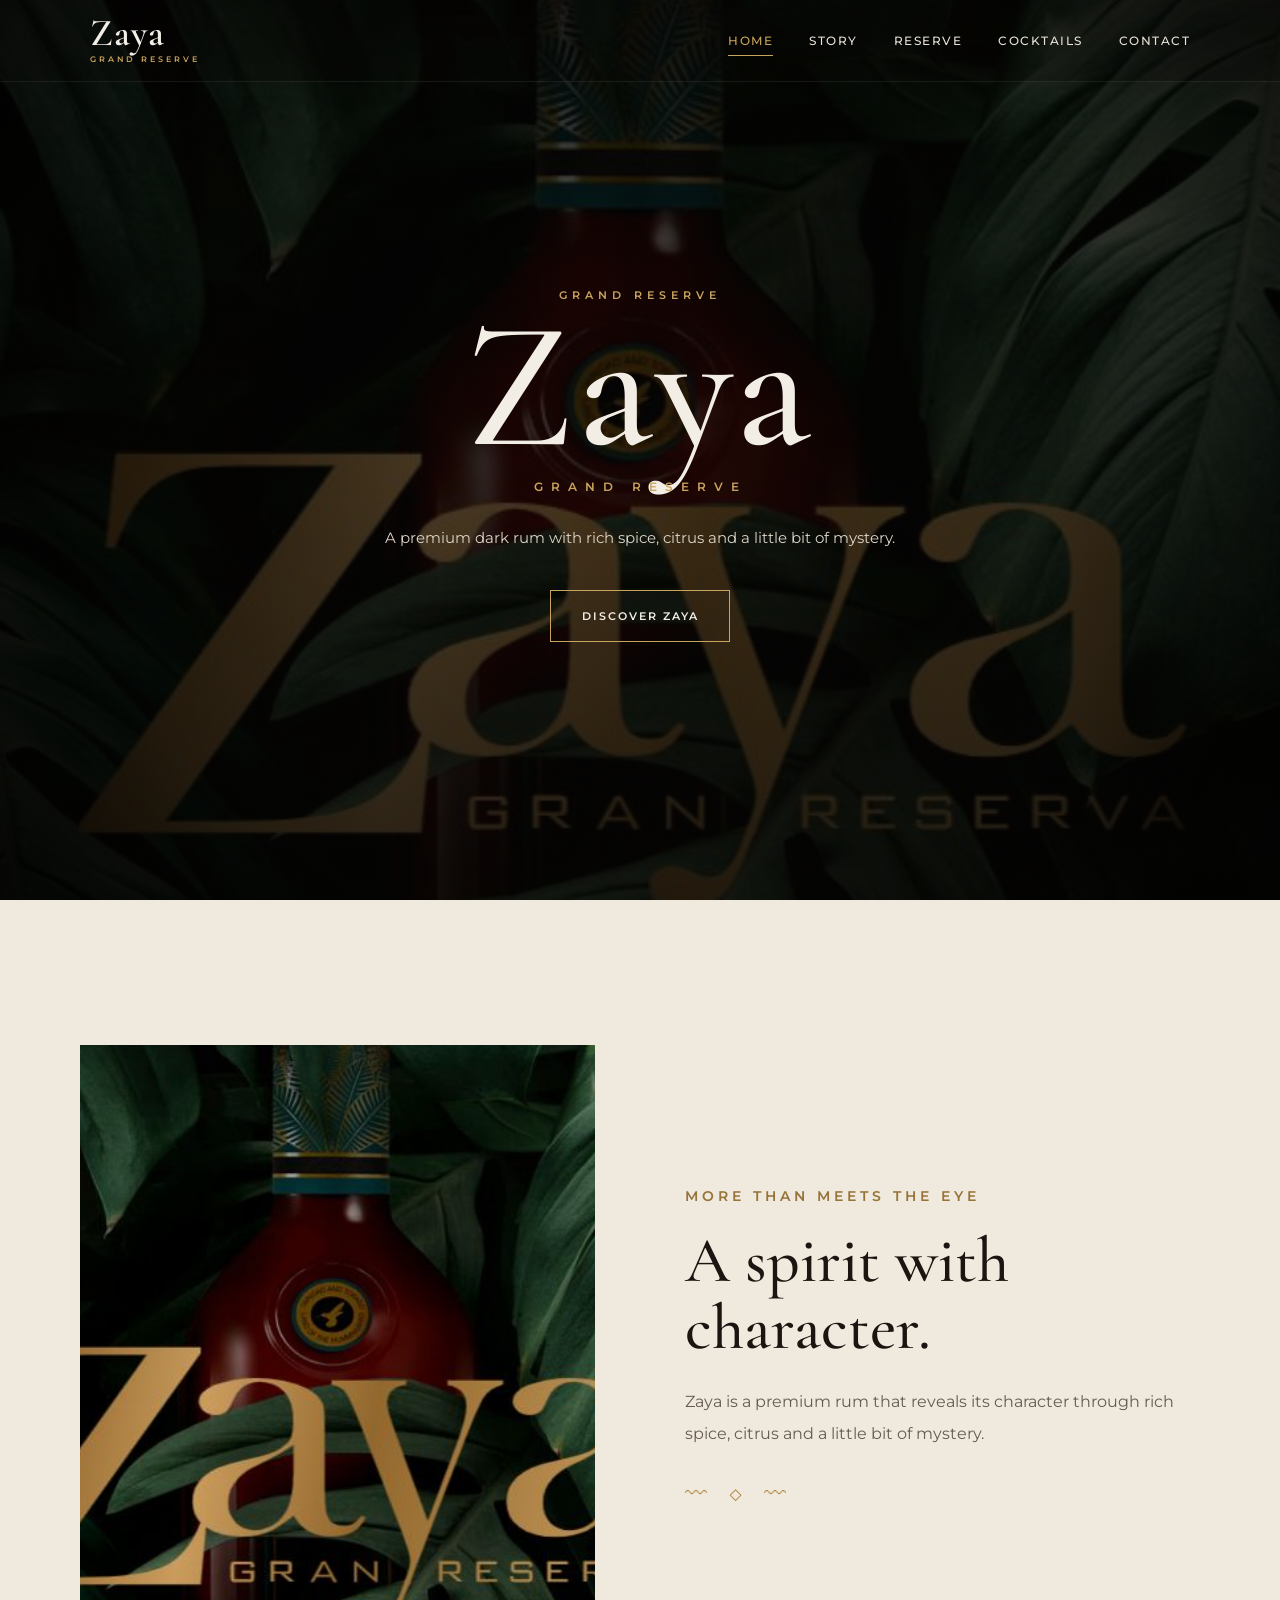
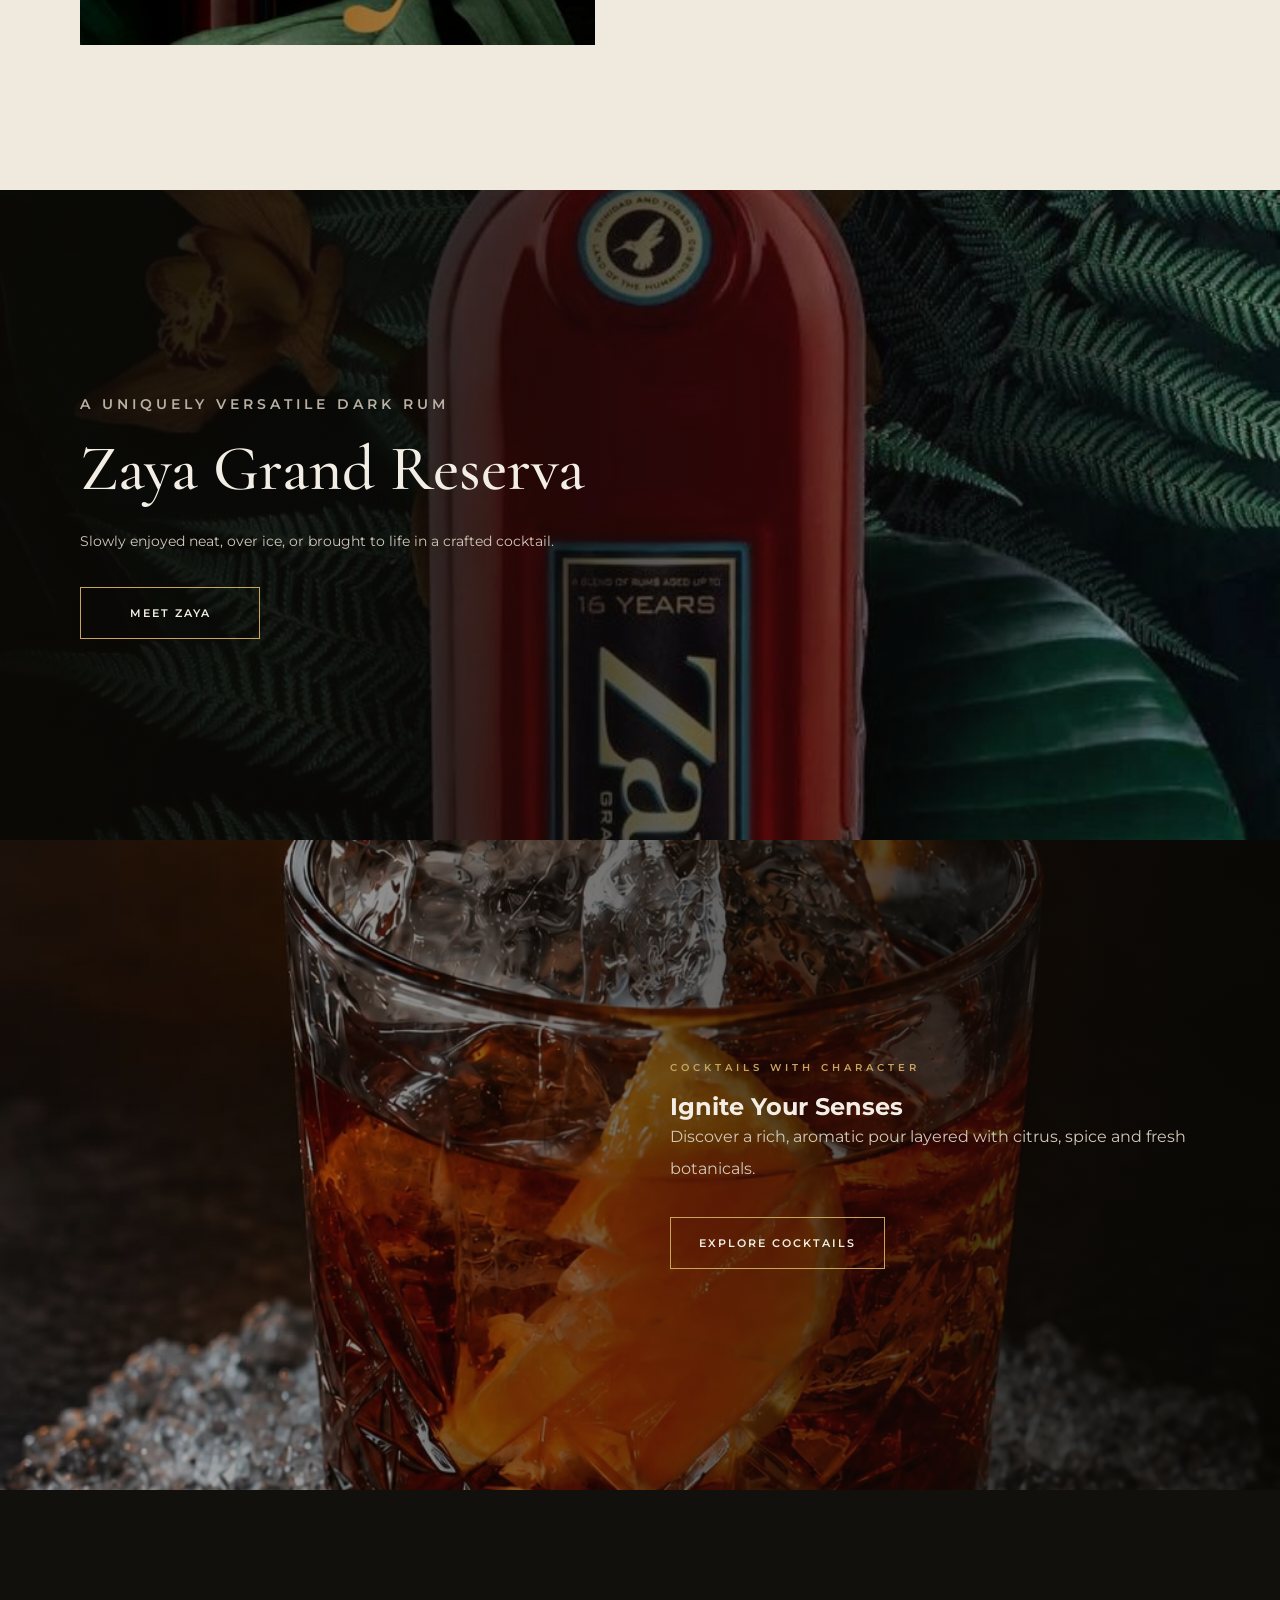
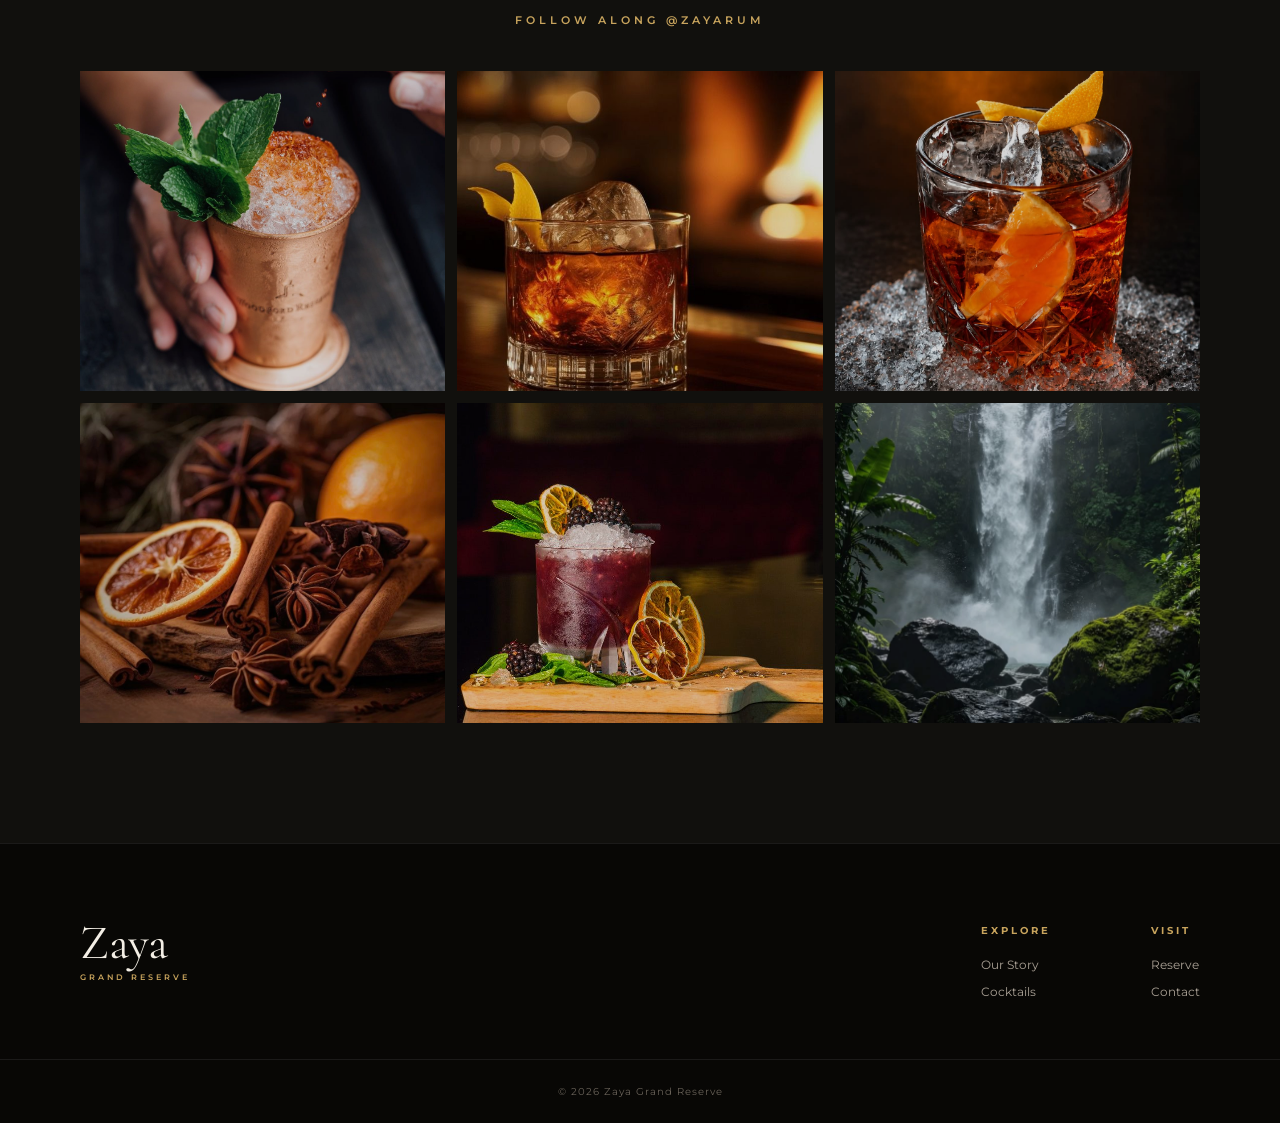
<file: html/index.html>
<!DOCTYPE html>
<html lang="en">

<head>

    <meta charset="UTF-8">

    <meta name="viewport"
          content="width=device-width, initial-scale=1.0">

    <title>Zaya | Grand Reserve</title>

    <!-- CONNECT CSS -->
    <link rel="stylesheet" href="../css/style.css">

</head>

<body>

    <!-- HEADER -->

    <header class="header">

        <a href="index.html" class="logo">
            Zaya
            <span>GRAND RESERVE</span>
        </a>

        <button class="menu">
            ☰
        </button>

        <nav class="nav">

            <a href="index.html" class="active">
                Home
            </a>

            <a href="story.html">
                Story
            </a>

            <a href="reserve.html">
                Reserve
            </a>

            <a href="cocktails.html">
                Cocktails
            </a>

            <a href="contact.html">
                Contact
            </a>

        </nav>

    </header>


    <!-- HERO SECTION -->

    <section class="hero">

        <div class="hero-content">

            <p class="eyebrow">
                GRAND RESERVE
            </p>

            <h1>
                Zaya
            </h1>

            <h4>
                GRAND RESERVE
            </h4>

            <p>
                A premium dark rum with rich spice,
                citrus and a little bit of mystery.
            </p>

            <a href="story.html" class="btn">
                DISCOVER ZAYA
            </a>

        </div>

    </section>


    <!-- STORY SECTION -->

    <section class="story section">

        <div class="container story-container">

            <div class="story-image">

                <img src="../assets/zaya.jpg"
                     alt="Zaya rum">

            </div>


            <div class="story-text">

                <p class="section-label">
                    MORE THAN MEETS THE EYE
                </p>

                <h2>
                    A spirit with character.
                </h2>

                <p>
                    Zaya is a premium rum that reveals
                    its character through rich spice,
                    citrus and a little bit of mystery.
                </p>

                <div class="ornament">
                    〰 ◇ 〰
                </div>

            </div>

        </div>

    </section>


    <!-- RESERVE SECTION -->

    <section class="reserve section">

        <div class="container reserve-container">

            <div class="reserve-text">

                <p class="section-label">
                    A UNIQUELY VERSATILE DARK RUM
                </p>

                <h2>
                    Zaya Grand Reserva
                </h2>

                <p>
                    Slowly enjoyed neat, over ice,
                    or brought to life in a crafted cocktail.
                </p>

                <a href="reserve.html" class="btn">
                    MEET ZAYA
                </a>

            </div>

        </div>

    </section>


    <!-- COCKTAIL SECTION -->

    <section class="cocktail">

        <div class="container cocktail-container">

            <div class="cocktail-text">

                <p class="section-label">
                    COCKTAILS WITH CHARACTER
                </p>

                <h2>
                    Ignite Your Senses
                </h2>

                <p>
                    Discover a rich, aromatic pour
                    layered with citrus, spice and
                    fresh botanicals.
                </p>

                <a href="cocktails.html" class="btn">
                    EXPLORE COCKTAILS
                </a>

            </div>

        </div>

    </section>


    <!-- GALLERY -->

    <section class="gallery-section section">

        <div class="container">

            <p class="follow">
                FOLLOW ALONG @ZAYARUM
            </p>

            <div class="gallery">

                <img src="../assets/g1.jpg"
                     alt="Zaya cocktail">

                <img src="../assets/g2.jpg"
                     alt="Zaya cocktail">

                <img src="../assets/g3.jpg"
                     alt="Zaya cocktail">

                <img src="../assets/g4.jpg"
                     alt="Zaya rum">

                <img src="../assets/g5.jpg"
                     alt="Zaya rum">

                <img src="../assets/g6.jpg"
                     alt="Zaya cocktails">

            </div>

        </div>

    </section>


    <!-- FOOTER -->

    <footer class="footer">

        <div class="container footer-container">

            <div class="footer-logo">

                Zaya

                <span>
                    GRAND RESERVE
                </span>

            </div>


            <div class="footer-links">

                <div>

                    <h4>
                        EXPLORE
                    </h4>

                    <a href="story.html">
                        Our Story
                    </a>

                    <a href="cocktails.html">
                        Cocktails
                    </a>

                </div>


                <div>

                    <h4>
                        VISIT
                    </h4>

                    <a href="reserve.html">
                        Reserve
                    </a>

                    <a href="contact.html">
                        Contact
                    </a>

                </div>

            </div>

        </div>

        <p class="copyright">
            © 2026 Zaya Grand Reserve
        </p>

    </footer>


    <script src="../js/script.js"></script>

</body>

</html>
</file>
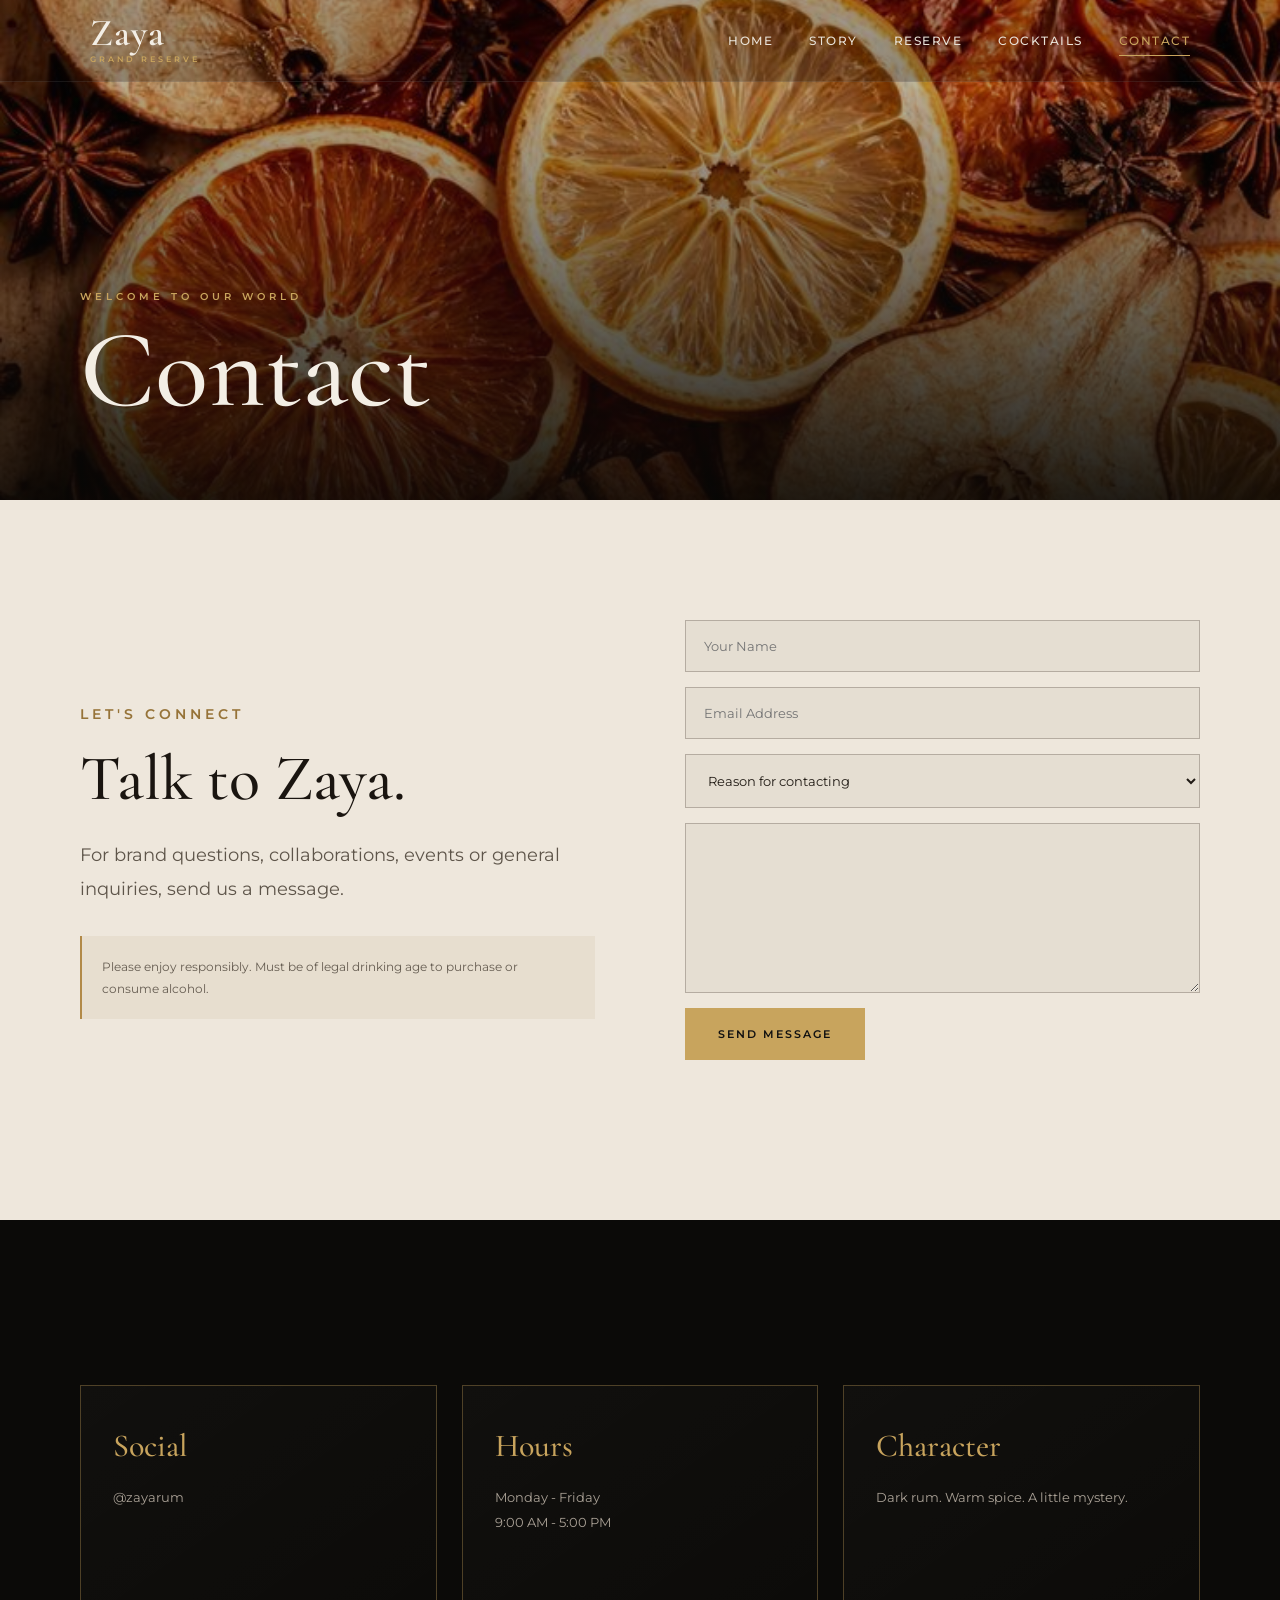
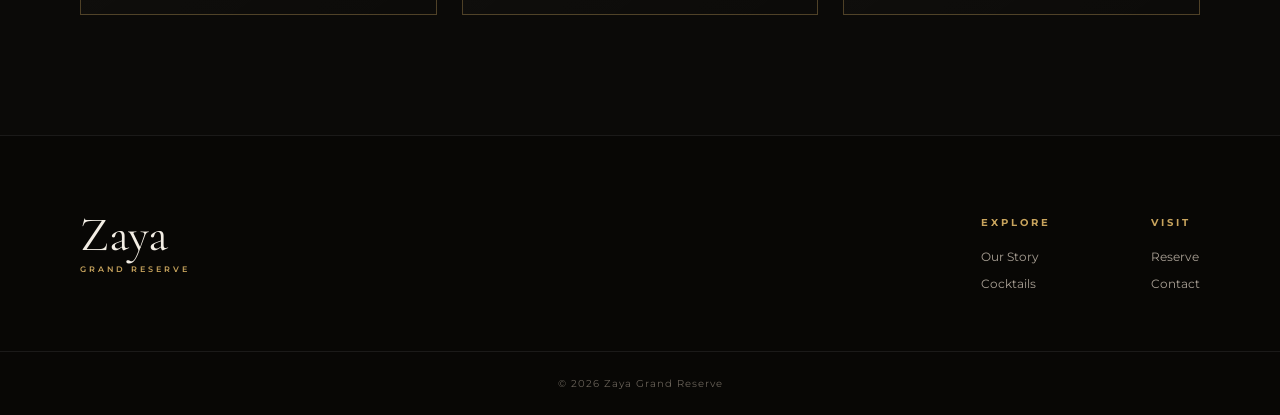
<file: html/contact.html>
<!DOCTYPE html>
<html lang="en">

<head>

    <meta charset="UTF-8">

    <meta name="viewport"
          content="width=device-width, initial-scale=1.0">

    <title>Zaya | Contact</title>

  
    <link rel="stylesheet" href="../css/style.css">

</head>


<body>

<div class="site">


 

    <header class="header">

        <a href="index.html" class="logo">

            Zaya

            <span>
                GRAND RESERVE
            </span>

        </a>


        <button class="menu">
            ☰
        </button>


        <nav class="nav">

            <a href="index.html">
                Home
            </a>

            <a href="story.html">
                Story
            </a>

            <a href="reserve.html">
                Reserve
            </a>

            <a href="cocktails.html">
                Cocktails
            </a>

            <a href="contact.html" class="active">
                Contact
            </a>

        </nav>

    </header>



    

    <section class="page-hero">

        <div class="container">

            <p class="section-label">
                WELCOME TO OUR WORLD
            </p>

            <h1 class="page-title">
                Contact
            </h1>

        </div>

    </section>



    

    <section class="section page-content">

        <div class="container two-col">


           

            <div>

                <p class="section-label">
                    LET'S CONNECT
                </p>


                <h2>
                    Talk to Zaya.
                </h2>


                <p class="large-text">

                    For brand questions,
                    collaborations, events or
                    general inquiries, send us
                    a message.

                </p>


                <div class="notice">

                    Please enjoy responsibly.
                    Must be of legal drinking age
                    to purchase or consume alcohol.

                </div>

            </div>



         

            <form id="contactForm"
                  class="form">


                <input
                    type="text"
                    placeholder="Your Name"
                    required
                >


                <input
                    type="email"
                    placeholder="Email Address"
                    required
                >


                <select required>

                    <option value="">
                        Reason for contacting
                    </option>

                    <option>
                        General Inquiry
                    </option>

                    <option>
                        Event
                    </option>

                    <option>
                        Collaboration
                    </option>

                </select>


                <textarea
                    placeholder="Your Message"
                    required>
                </textarea>


                <button
                    type="submit"
                    class="btn gold">

                    SEND MESSAGE

                </button>


                <div id="formMessage"></div>


            </form>


        </div>

    </section>



  

    <section class="section black">

        <div class="container card-row">


            <div class="card">

                <h3>
                    Social
                </h3>

                <p>
                    @zayarum
                </p>

            </div>



            <div class="card">

                <h3>
                    Hours
                </h3>

                <p>
                    Monday - Friday
                    <br>
                    9:00 AM - 5:00 PM
                </p>

            </div>



            <div class="card">

                <h3>
                    Character
                </h3>

                <p>

                    Dark rum.
                    Warm spice.
                    A little mystery.

                </p>

            </div>


        </div>

    </section>



  

    <footer class="footer">

        <div class="container footer-container">


            <div class="footer-logo">

                Zaya

                <span>
                    GRAND RESERVE
                </span>

            </div>


            <div class="footer-links">

                <div>

                    <h4>
                        EXPLORE
                    </h4>

                    <a href="story.html">
                        Our Story
                    </a>

                    <a href="cocktails.html">
                        Cocktails
                    </a>

                </div>


                <div>

                    <h4>
                        VISIT
                    </h4>

                    <a href="reserve.html">
                        Reserve
                    </a>

                    <a href="contact.html">
                        Contact
                    </a>

                </div>

            </div>


        </div>


        <p class="copyright">

            © 2026 Zaya Grand Reserve

        </p>

    </footer>


</div>




<script src="../js/script.js"></script>

</body>

</html>
</file>
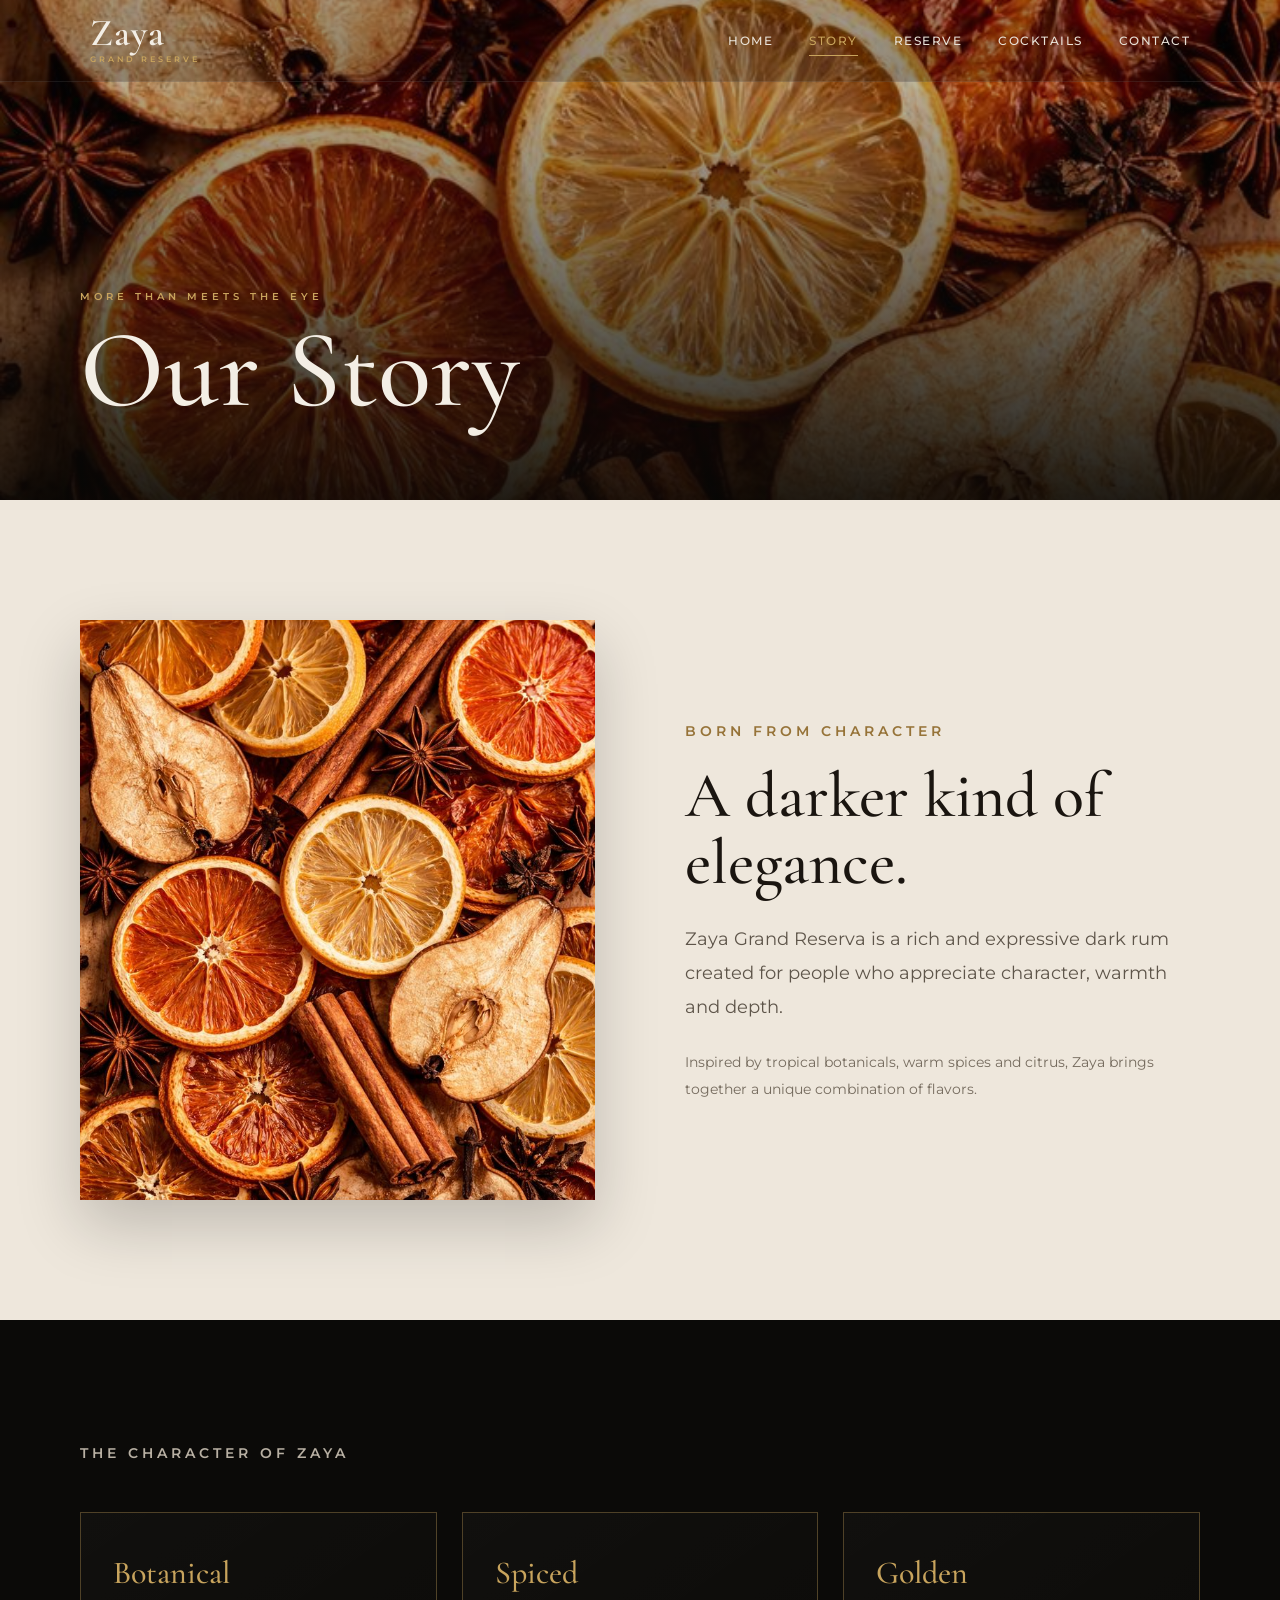
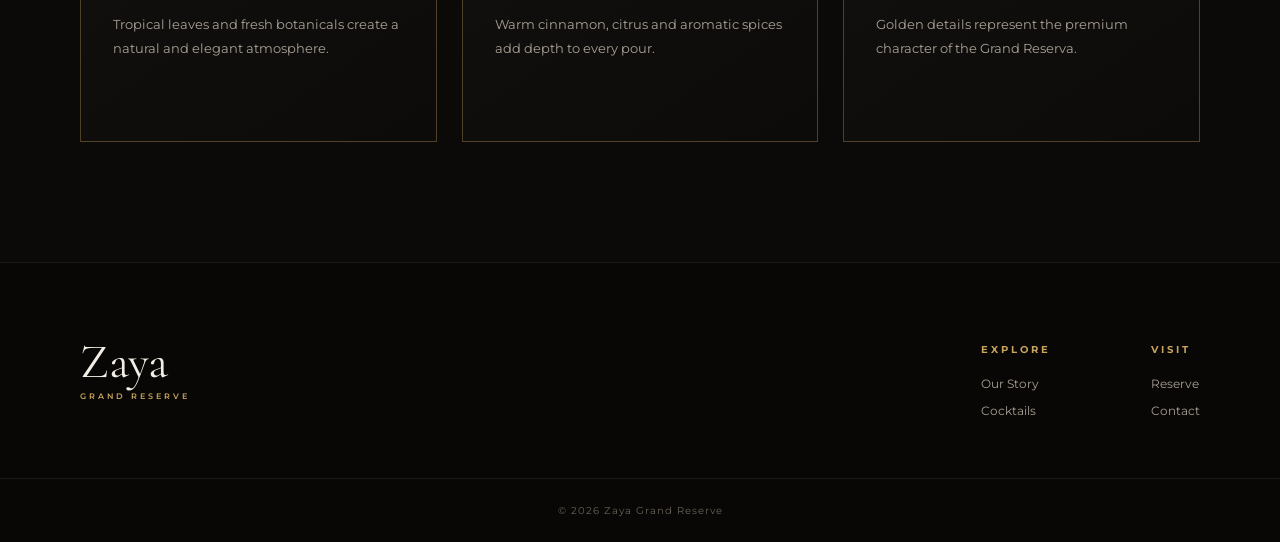
<file: html/story.html>
<!DOCTYPE html>
<html lang="en">

<head>

    <meta charset="UTF-8">

    <meta name="viewport"
          content="width=device-width, initial-scale=1.0">

    <title>Zaya | Our Story</title>

    <!-- CSS CONNECTION -->
    <link rel="stylesheet" href="../css/style.css">

</head>


<body>

<div class="site">


    <!-- ================= HEADER ================= -->

    <header class="header">

        <a href="index.html" class="logo">

            Zaya

            <span>
                GRAND RESERVE
            </span>

        </a>


        <button class="menu">
            ☰
        </button>


        <nav class="nav">

            <a href="index.html">
                Home
            </a>

            <a href="story.html" class="active">
                Story
            </a>

            <a href="reserve.html">
                Reserve
            </a>

            <a href="cocktails.html">
                Cocktails
            </a>

            <a href="contact.html">
                Contact
            </a>

        </nav>

    </header>



    <!-- ================= PAGE HERO ================= -->

    <section class="page-hero">

        <div class="container">

            <p class="section-label">
                MORE THAN MEETS THE EYE
            </p>

            <h1 class="page-title">
                Our Story
            </h1>

        </div>

    </section>



    <!-- ================= STORY CONTENT ================= -->

    <section class="section page-content">

        <div class="container two-col">


            <div>

                <img
                    src="../assets/spice-citrus.jpg"
                    alt="Spices and citrus">

            </div>


            <div>

                <p class="section-label">
                    BORN FROM CHARACTER
                </p>

                <h2>
                    A darker kind of elegance.
                </h2>


                <p class="large-text">

                    Zaya Grand Reserva is a rich and
                    expressive dark rum created for
                    people who appreciate character,
                    warmth and depth.

                </p>


                <p class="small-text">

                    Inspired by tropical botanicals,
                    warm spices and citrus,
                    Zaya brings together a unique
                    combination of flavors.

                </p>

            </div>

        </div>

    </section>



    <!-- ================= CHARACTER ================= -->

    <section class="section black">

        <div class="container">


            <p class="section-label">
                THE CHARACTER OF ZAYA
            </p>


            <div class="card-row">


                <div class="card">

                    <h3>
                        Botanical
                    </h3>

                    <p>

                        Tropical leaves and fresh
                        botanicals create a natural
                        and elegant atmosphere.

                    </p>

                </div>



                <div class="card">

                    <h3>
                        Spiced
                    </h3>

                    <p>

                        Warm cinnamon, citrus and
                        aromatic spices add depth
                        to every pour.

                    </p>

                </div>



                <div class="card">

                    <h3>
                        Golden
                    </h3>

                    <p>

                        Golden details represent
                        the premium character of
                        the Grand Reserva.

                    </p>

                </div>


            </div>

        </div>

    </section>



    <!-- ================= FOOTER ================= -->

    <footer class="footer">

        <div class="container footer-container">


            <div class="footer-logo">

                Zaya

                <span>
                    GRAND RESERVE
                </span>

            </div>


            <div class="footer-links">

                <div>

                    <h4>
                        EXPLORE
                    </h4>

                    <a href="story.html">
                        Our Story
                    </a>

                    <a href="cocktails.html">
                        Cocktails
                    </a>

                </div>


                <div>

                    <h4>
                        VISIT
                    </h4>

                    <a href="reserve.html">
                        Reserve
                    </a>

                    <a href="contact.html">
                        Contact
                    </a>

                </div>

            </div>


        </div>


        <p class="copyright">

            © 2026 Zaya Grand Reserve

        </p>

    </footer>


</div>


<!-- JAVASCRIPT CONNECTION -->

<script src="../js/script.js"></script>

</body>

</html>
</file>
<file: css/style.css>
@import url('https://fonts.googleapis.com/css2?family=Cormorant+Garamond:wght@400;500;600;700&family=Montserrat:wght@300;400;500;600;700&display=swap');

/* =========================================================
   RESET
========================================================= */

* {
    margin: 0;
    padding: 0;
    box-sizing: border-box;
}

html {
    scroll-behavior: smooth;
}

body {
    background: #0b0a08;
    color: #f3eee5;
    font-family: 'Montserrat', sans-serif;
    overflow-x: hidden;
}

img {
    display: block;
    width: 100%;
    max-width: 100%;
}

a {
    color: inherit;
    text-decoration: none;
}

button,
input,
textarea,
select {
    font-family: inherit;
}

.site {
    width: 100%;
    overflow: hidden;
}


/* =========================================================
   COLORS
========================================================= */

:root {
    --black: #0b0a08;
    --dark: #11100d;
    --dark-brown: #19130d;
    --brown: #302015;
    --gold: #c8a45d;
    --light-gold: #e2c889;
    --cream: #f3eee5;
    --muted: #b8b0a3;
    --border: rgba(200, 164, 93, 0.35);
}


/* =========================================================
   HEADER / NAVIGATION
========================================================= */

.header {
    position: fixed;
    top: 0;
    left: 0;

    width: 100%;
    height: 82px;

    padding: 0 7%;

    display: flex;
    align-items: center;
    justify-content: space-between;

    background: rgba(8, 7, 5, 0.25);

    border-bottom: 1px solid rgba(255, 255, 255, 0.08);

    z-index: 1000;

    transition:
        background 0.4s ease,
        backdrop-filter 0.4s ease,
        box-shadow 0.4s ease;
}

.header.scrolled {
    background: rgba(8, 7, 5, 0.94);
    backdrop-filter: blur(12px);
    box-shadow: 0 5px 30px rgba(0, 0, 0, 0.35);
}


/* LOGO */

.logo {
    display: flex;
    flex-direction: column;

    color: var(--cream);

    font-family: 'Cormorant Garamond', serif;

    font-size: 38px;
    font-weight: 600;

    line-height: 0.75;

    letter-spacing: 1px;
}

.logo span {
    margin-top: 9px;

    font-family: 'Montserrat', sans-serif;

    font-size: 8px;
    font-weight: 600;

    letter-spacing: 3px;

    color: var(--gold);
}


/* NAVIGATION */

.nav {
    display: flex;
    align-items: center;
    gap: 36px;
}

.nav a {
    position: relative;

    color: #e8e2d8;

    font-size: 12px;
    font-weight: 500;

    letter-spacing: 1.5px;
    text-transform: uppercase;

    transition: color 0.3s ease;
}

.nav a::after {
    content: "";

    position: absolute;

    left: 0;
    bottom: -8px;

    width: 0;
    height: 1px;

    background: var(--gold);

    transition: width 0.3s ease;
}

.nav a:hover,
.nav a.active {
    color: var(--gold);
}

.nav a:hover::after,
.nav a.active::after {
    width: 100%;
}


/* MOBILE MENU */

.menu {
    display: none;

    border: none;
    background: transparent;

    color: var(--cream);

    font-size: 27px;

    cursor: pointer;
}


/* =========================================================
   GENERAL CONTAINER
========================================================= */

.container {
    width: min(1120px, 88%);
    margin: 0 auto;
}


/* =========================================================
   HOME HERO
========================================================= */

.hero {
    position: relative;

    min-height: 100vh;

    display: flex;
    align-items: center;
    justify-content: center;

    text-align: center;

    padding: 130px 7% 100px;

    background:
        linear-gradient(
            rgba(7, 6, 4, 0.50),
            rgba(7, 6, 4, 0.72)
        ),
        url("../assets/zaya.jpg") center / cover no-repeat;
}

.hero::before {
    content: "";

    position: absolute;

    inset: 0;

    background:
        radial-gradient(
            circle at center,
            transparent 0%,
            rgba(0, 0, 0, 0.35) 70%,
            rgba(0, 0, 0, 0.75) 100%
        );
}

.hero-content {
    position: relative;
    z-index: 2;

    max-width: 780px;

    animation: heroFade 1.2s ease forwards;
}

@keyframes heroFade {
    from {
        opacity: 0;
        transform: translateY(30px);
    }

    to {
        opacity: 1;
        transform: translateY(0);
    }
}

.eyebrow {
    margin-bottom: 18px;

    color: var(--gold);

    font-size: 11px;
    font-weight: 600;

    letter-spacing: 5px;
}

.hero h1 {
    font-family: 'Cormorant Garamond', serif;

    font-size: clamp(90px, 15vw, 180px);

    font-weight: 500;

    line-height: 0.75;

    letter-spacing: 4px;
}

.hero h4 {
    margin-top: 24px;

    color: var(--gold);

    font-size: 12px;

    font-weight: 600;

    letter-spacing: 8px;
}

.hero-content > p:not(.eyebrow) {
    max-width: 580px;

    margin: 30px auto 38px;

    color: #ddd5c8;

    font-size: 15px;

    line-height: 1.9;
}


/* =========================================================
   BUTTON
========================================================= */

.btn {
    display: inline-flex;

    align-items: center;
    justify-content: center;

    min-width: 180px;
    min-height: 52px;

    padding: 15px 28px;

    border: 1px solid var(--gold);

    color: var(--cream);

    background: transparent;

    font-size: 11px;
    font-weight: 600;

    letter-spacing: 2px;

    transition:
        background 0.3s ease,
        color 0.3s ease,
        transform 0.3s ease;
}

.btn:hover {
    background: var(--gold);
    color: #111;

    transform: translateY(-3px);
}

.btn.gold {
    background: var(--gold);
    color: #111;
}

.btn.gold:hover {
    background: var(--light-gold);
}


/* =========================================================
   GENERAL SECTIONS
========================================================= */

.section {
    position: relative;

    padding: 120px 0;
}

.section-label {
    margin-bottom: 18px;

    color: var(--gold);

    font-size: 10px;
    font-weight: 600;

    letter-spacing: 4px;

    text-transform: uppercase;
}

.section h2 {
    margin-bottom: 25px;

    color: var(--cream);

    font-family: 'Cormorant Garamond', serif;

    font-size: clamp(42px, 5vw, 68px);

    font-weight: 500;

    line-height: 1.05;
}

.section p {
    color: var(--muted);

    font-size: 14px;

    line-height: 1.9;
}


/* =========================================================
   HOME STORY
========================================================= */

.story {
    background: #f0e9dd;

    color: #1b1712;
}

.story .section-label {
    color: #967338;
}

.story h2 {
    color: #1a1510;
}

.story p {
    color: #655c50;
}

.story-container {
    min-height: 650px;

    display: grid;

    grid-template-columns: 1fr 1fr;

    align-items: center;

    gap: 90px;
}

.story-image {
    height: 600px;

    overflow: hidden;
}

.story-image img {
    width: 100%;
    height: 100%;

    object-fit: cover;

    transition: transform 0.7s ease;
}

.story-image:hover img {
    transform: scale(1.04);
}

.story-text {
    max-width: 500px;
}

.story-text > p:not(.section-label) {
    margin-bottom: 25px;

    font-size: 16px;

    line-height: 2;
}

.ornament {
    margin-top: 30px;

    color: #b28a48;

    font-size: 22px;

    letter-spacing: 8px;
}


/* =========================================================
   HOME RESERVE SECTION
========================================================= */

.reserve {
    min-height: 650px;

    display: flex;
    align-items: center;

    background:
        linear-gradient(
            90deg,
            rgba(10, 8, 5, 0.94) 0%,
            rgba(10, 8, 5, 0.72) 45%,
            rgba(10, 8, 5, 0.20) 100%
        ),
        url("../assets/reserve.jpg") center / cover no-repeat;
}

.reserve-container {
    display: flex;
    justify-content: flex-start;
}

.reserve-text {
    max-width: 530px;
}

.reserve-text p:not(.section-label) {
    margin-bottom: 32px;

    color: #d2c8ba;

    line-height: 2;
}


/* =========================================================
   COCKTAIL SECTION
========================================================= */

.cocktail {
    min-height: 650px;

    display: flex;
    align-items: center;

    background:
        linear-gradient(
            90deg,
            rgba(10, 8, 5, 0.25),
            rgba(10, 8, 5, 0.90)
        ),
        url("../assets/g3.jpg") center / cover no-repeat;
}

.cocktail-container {
    display: flex;
    justify-content: flex-end;
}

.cocktail-text {
    max-width: 530px;
}

.cocktail-text p:not(.section-label) {
    margin-bottom: 32px;

    color: #d2c8ba;

    line-height: 2;
}


/* =========================================================
   GALLERY
========================================================= */

.gallery-section {
    background: #11100d;
}

.follow {
    margin-bottom: 40px;

    text-align: center;

    color: var(--gold) !important;

    font-size: 11px !important;
    font-weight: 600;

    letter-spacing: 4px;
}

.gallery {
    display: grid;

    grid-template-columns: repeat(3, 1fr);

    gap: 12px;
}

.gallery img {
    width: 100%;
    height: 320px;

    object-fit: cover;

    transition:
        transform 0.5s ease,
        filter 0.5s ease;

    filter: brightness(0.85);
}

.gallery img:hover {
    transform: scale(1.025);

    filter: brightness(1);
}


/* =========================================================
   PAGE HERO - STORY / RESERVE / CONTACT
========================================================= */

.page-hero {
    min-height: 500px;

    display: flex;
    align-items: flex-end;

    padding: 120px 0 80px;

    background:
        linear-gradient(
            to bottom,
            rgba(8, 7, 5, 0.15),
            rgba(8, 7, 5, 0.90)
        ),
        url("../assets/spice-citrus.jpg") center / cover no-repeat;
}

.page-hero .container {
    position: relative;
}

.page-title {
    font-family: 'Cormorant Garamond', serif;

    font-size: clamp(65px, 9vw, 110px);

    font-weight: 500;

    line-height: 0.9;

    color: var(--cream);
}


/* =========================================================
   PAGE CONTENT
========================================================= */

.page-content {
    background: #eee7dc;

    color: #1b1712;
}

.two-col {
    display: grid;

    grid-template-columns: 1fr 1fr;

    align-items: center;

    gap: 90px;
}

.two-col > div {
    min-width: 0;
}

.two-col img {
    width: 100%;
    height: 580px;

    object-fit: cover;

    box-shadow: 0 25px 60px rgba(0, 0, 0, 0.20);
}

.page-content .section-label {
    color: #967338;
}

.page-content h2 {
    color: #1a1510;
}

.page-content .large-text {
    margin-bottom: 25px;

    color: #5e554a;

    font-size: 18px;

    line-height: 1.9;
}

.page-content .small-text {
    color: #756b5e;

    font-size: 14px;

    line-height: 1.9;
}


/* =========================================================
   DARK SECTIONS
========================================================= */

.black {
    background: #0b0a08;
}


/* =========================================================
   CARDS
========================================================= */

.card-row {
    display: grid;

    grid-template-columns: repeat(3, 1fr);

    gap: 25px;

    margin-top: 45px;
}

.card {
    min-height: 230px;

    padding: 40px 32px;

    border: 1px solid var(--border);

    background:
        linear-gradient(
            145deg,
            rgba(255,255,255,0.025),
            rgba(255,255,255,0.005)
        );

    transition:
        transform 0.35s ease,
        border-color 0.35s ease,
        background 0.35s ease;
}

.card:hover {
    transform: translateY(-8px);

    border-color: var(--gold);

    background:
        linear-gradient(
            145deg,
            rgba(200,164,93,0.08),
            rgba(255,255,255,0.015)
        );
}

.card h3 {
    margin-bottom: 20px;

    color: var(--gold);

    font-family: 'Cormorant Garamond', serif;

    font-size: 32px;

    font-weight: 500;
}

.card p {
    color: #aaa196;

    font-size: 13px;

    line-height: 1.9;
}


/* =========================================================
   CONTACT FORM
========================================================= */

.form {
    width: 100%;

    display: flex;

    flex-direction: column;

    gap: 15px;
}

.form input,
.form select,
.form textarea {
    width: 100%;

    padding: 17px 18px;

    border: 1px solid rgba(70, 59, 47, 0.3);

    outline: none;

    background: #e5ded2;

    color: #211b15;

    font-size: 13px;

    transition:
        border-color 0.3s ease,
        background 0.3s ease;
}

.form input:focus,
.form select:focus,
.form textarea:focus {
    border-color: #b28a48;

    background: #f1ebe1;
}

.form textarea {
    min-height: 170px;

    resize: vertical;
}

.form .btn {
    border: none;

    cursor: pointer;

    align-self: flex-start;
}

#formMessage {
    min-height: 20px;

    margin-top: 5px;

    font-size: 13px;
}

#formMessage.success {
    color: #8c6d35;
}

.notice {
    margin-top: 30px;

    padding: 20px;

    border-left: 2px solid #b28a48;

    background: rgba(150, 115, 56, 0.08);

    color: #665d52;

    font-size: 12px;

    line-height: 1.8;
}


/* =========================================================
   FOOTER
========================================================= */

.footer {
    padding: 80px 0 25px;

    background: #080705;

    border-top: 1px solid rgba(255, 255, 255, 0.08);
}

.footer-container {
    display: flex;

    justify-content: space-between;

    align-items: flex-start;

    gap: 80px;

    padding-bottom: 60px;
}

.footer-logo {
    display: flex;

    flex-direction: column;

    font-family: 'Cormorant Garamond', serif;

    font-size: 48px;

    line-height: 0.8;

    color: var(--cream);
}

.footer-logo span {
    margin-top: 12px;

    color: var(--gold);

    font-family: 'Montserrat', sans-serif;

    font-size: 8px;

    font-weight: 600;

    letter-spacing: 3px;
}

.footer-links {
    display: flex;

    gap: 100px;
}

.footer-links div {
    display: flex;

    flex-direction: column;

    gap: 12px;
}

.footer-links h4 {
    margin-bottom: 8px;

    color: var(--gold);

    font-size: 10px;

    letter-spacing: 3px;
}

.footer-links a {
    color: #a9a095;

    font-size: 12px;

    transition: color 0.3s ease;
}

.footer-links a:hover {
    color: var(--gold);
}

.copyright {
    padding-top: 25px;

    border-top: 1px solid rgba(255, 255, 255, 0.08);

    text-align: center;

    color: #686158;

    font-size: 10px;

    letter-spacing: 1px;
}


/* =========================================================
   SCROLL ANIMATION
========================================================= */

.section,
.card,
.two-col {
    opacity: 0;

    transform: translateY(35px);

    transition:
        opacity 0.8s ease,
        transform 0.8s ease;
}

.section.visible,
.card.visible,
.two-col.visible {
    opacity: 1;

    transform: translateY(0);
}


/* =========================================================
   RESPONSIVE - TABLET
========================================================= */

@media (max-width: 900px) {

    .header {
        padding: 0 5%;
    }

    .nav {
        gap: 20px;
    }

    .nav a {
        font-size: 10px;
    }

    .story-container,
    .two-col {
        grid-template-columns: 1fr;

        gap: 55px;
    }

    .story-image {
        height: 500px;
    }

    .two-col img {
        height: 500px;
    }

    .card-row {
        grid-template-columns: 1fr;

        gap: 20px;
    }

    .card {
        min-height: auto;
    }

    .gallery {
        grid-template-columns: repeat(2, 1fr);
    }

    .footer-container {
        flex-direction: column;

        gap: 50px;
    }
}


/* =========================================================
   RESPONSIVE - MOBILE
========================================================= */

@media (max-width: 650px) {

    .header {
        height: 72px;

        padding: 0 6%;
    }

    .logo {
        font-size: 32px;
    }

    .logo span {
        font-size: 7px;

        letter-spacing: 2px;
    }

    .menu {
        display: block;
    }

    .nav {
        position: absolute;

        top: 72px;
        left: 0;

        width: 100%;

        padding: 25px 6%;

        display: none;

        flex-direction: column;

        align-items: flex-start;

        gap: 22px;

        background: rgba(8, 7, 5, 0.98);

        border-top: 1px solid rgba(255,255,255,0.08);
    }

    .nav.show {
        display: flex;
    }

    .nav a {
        font-size: 11px;
    }


    /* HERO */

    .hero {
        min-height: 100vh;

        padding: 110px 6% 70px;
    }

    .hero h1 {
        font-size: 100px;
    }

    .hero h4 {
        font-size: 9px;

        letter-spacing: 5px;
    }

    .hero-content > p:not(.eyebrow) {
        font-size: 13px;
    }


    /* SECTIONS */

    .section {
        padding: 80px 0;
    }

    .container {
        width: 88%;
    }


    /* STORY */

    .story-container,
    .two-col {
        gap: 40px;
    }

    .story-image {
        height: 400px;
    }

    .two-col img {
        height: 400px;
    }

    .section h2 {
        font-size: 45px;
    }


    /* RESERVE / COCKTAIL */

    .reserve,
    .cocktail {
        min-height: 600px;
    }

    .reserve {
        background-position: 65% center;
    }

    .cocktail {
        background-position: center;
    }


    /* PAGE HERO */

    .page-hero {
        min-height: 420px;

        padding-bottom: 60px;
    }

    .page-title {
        font-size: 70px;
    }


    /* GALLERY */

    .gallery {
        grid-template-columns: 1fr;
    }

    .gallery img {
        height: 350px;
    }


    /* FOOTER */

    .footer {
        padding-top: 60px;
    }

    .footer-links {
        width: 100%;

        justify-content: space-between;

        gap: 30px;
    }

    .footer-container {
        padding-bottom: 45px;
    }
}


/* =========================================================
   VERY SMALL SCREENS
========================================================= */

@media (max-width: 400px) {

    .hero h1 {
        font-size: 80px;
    }

    .hero h4 {
        letter-spacing: 3px;
    }

    .section h2 {
        font-size: 40px;
    }

    .page-title {
        font-size: 60px;
    }

    .footer-links {
        gap: 20px;
    }
}
</file>
